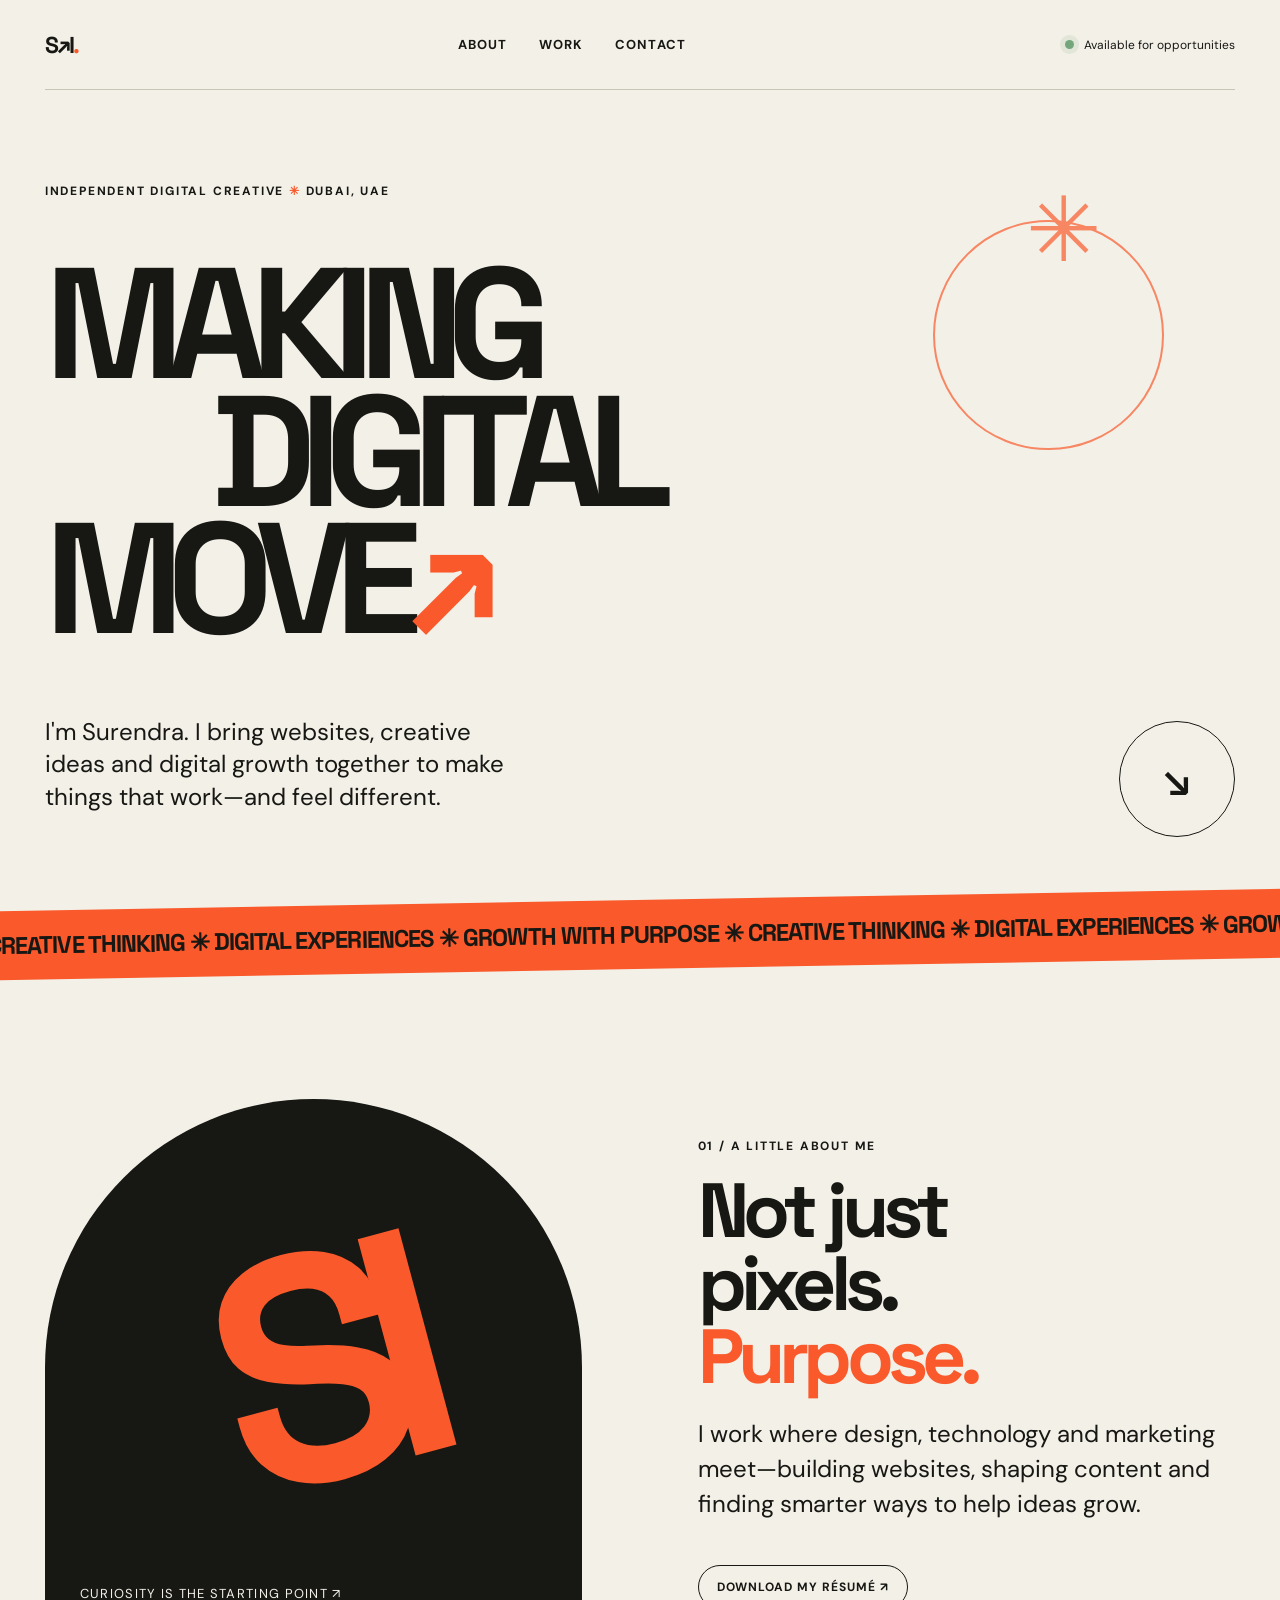
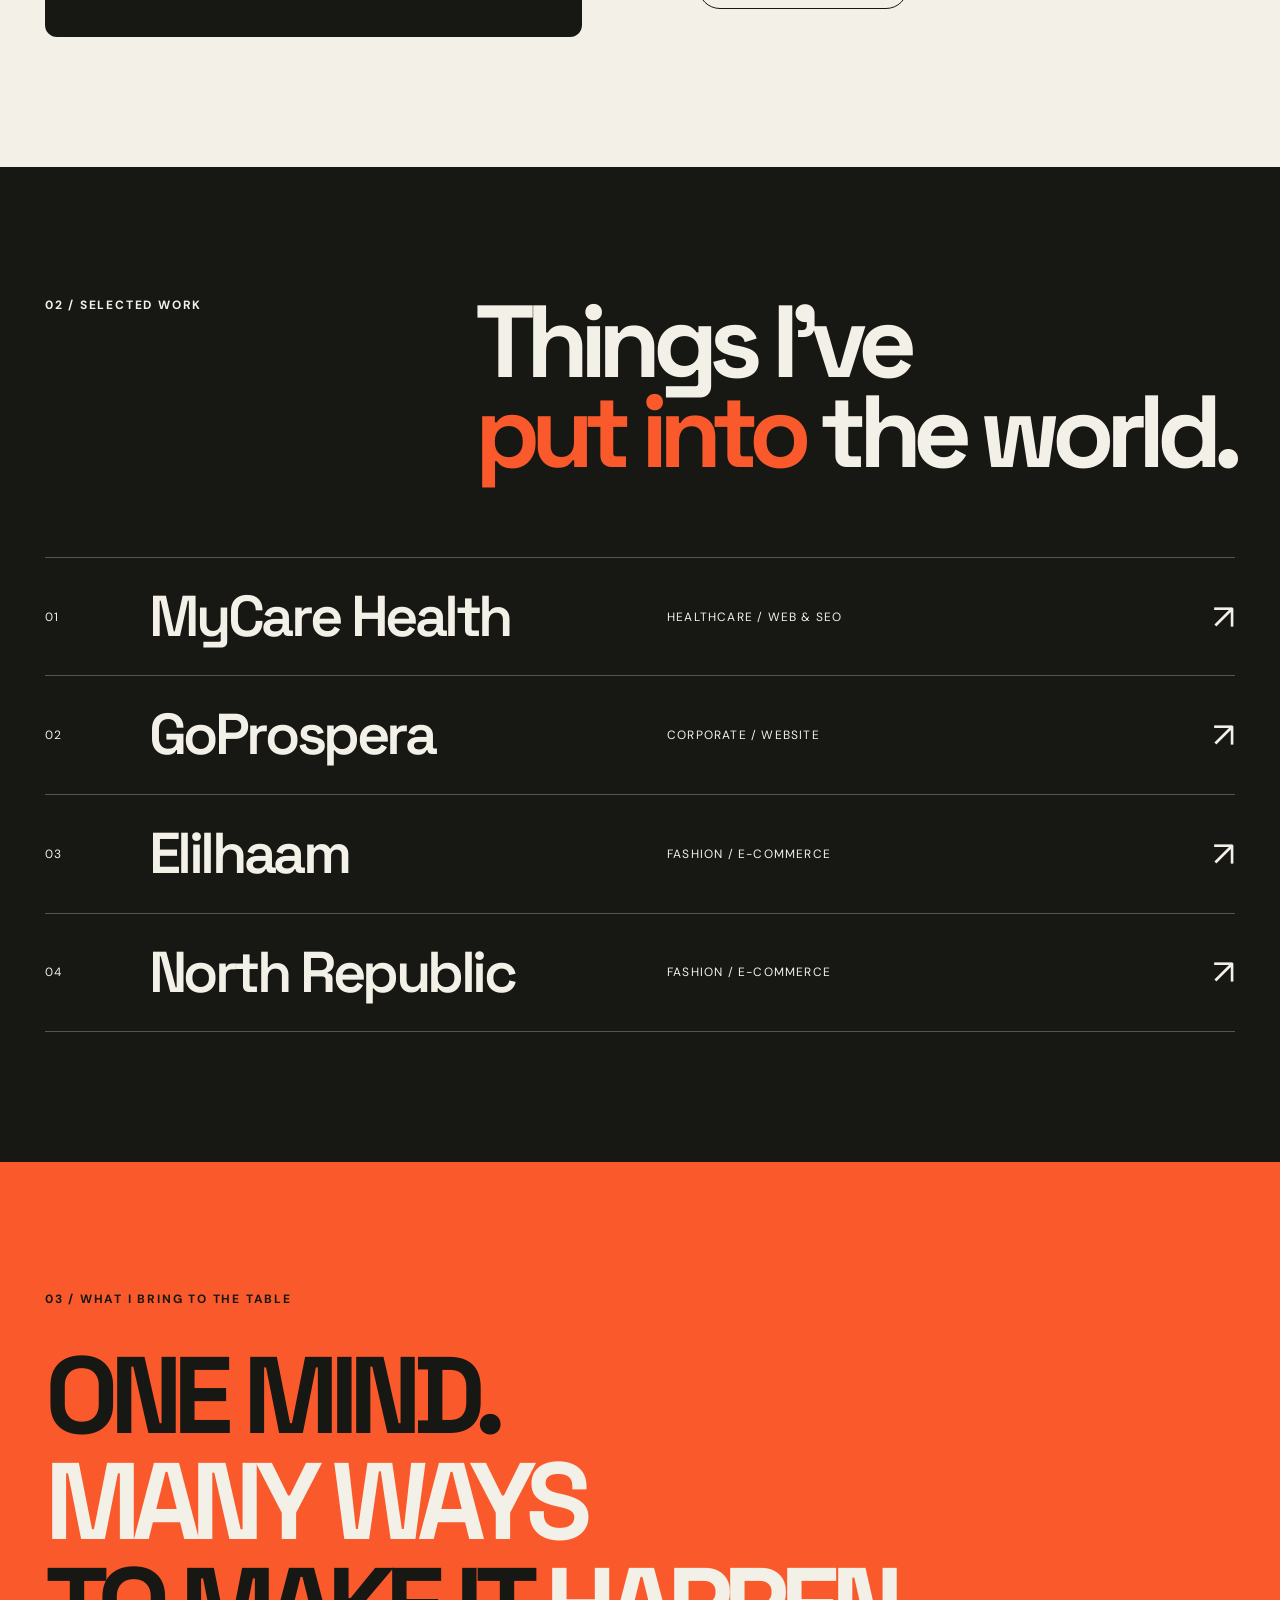
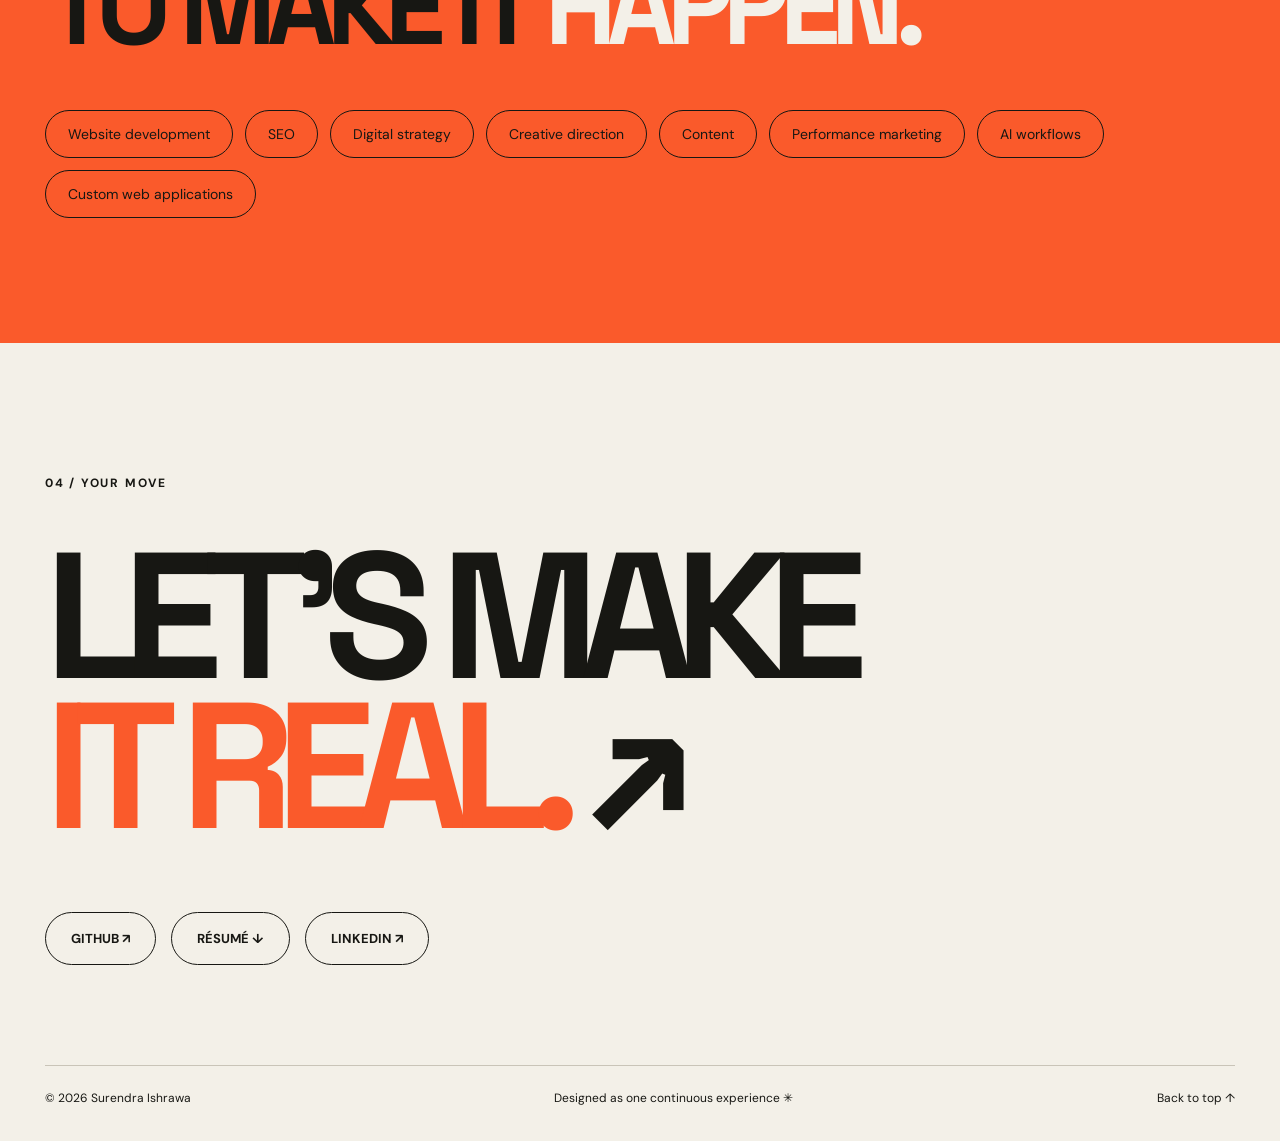
<file: redesign-preview.html>
<!doctype html>
<html lang="en"><head><meta charset="utf-8"><meta name="viewport" content="width=device-width,initial-scale=1"><meta name="theme-color" content="#171713"><meta name="description" content="Surendra Ishrawa — digital experiences, creative execution and growth."><title>Surendra Ishrawa — Portfolio 2.0 Preview</title><link rel="preconnect" href="https://fonts.googleapis.com"><link rel="preconnect" href="https://fonts.gstatic.com" crossorigin><link href="https://fonts.googleapis.com/css2?family=DM+Sans:wght@400;500;600;700&family=Space+Grotesk:wght@400;500;600;700&display=swap" rel="stylesheet"><style>
:root{--ink:#171713;--paper:#f3f0e8;--orange:#fa5a2b;--line:#c9c4b8}*{box-sizing:border-box}html{scroll-behavior:smooth}body{margin:0;background:var(--paper);color:var(--ink);font-family:'DM Sans',sans-serif}a{color:inherit;text-decoration:none}button{font:inherit}::selection{background:var(--orange);color:white}.shell{width:min(1440px,calc(100% - 7vw));margin:auto}.topbar{height:90px;display:flex;align-items:center;justify-content:space-between;border-bottom:1px solid var(--line)}.logo{font:700 23px 'Space Grotesk';letter-spacing:-.08em}.logo i{font-style:normal;color:var(--orange)}.nav{display:flex;gap:32px;font-size:13px;font-weight:700;text-transform:uppercase;letter-spacing:.08em}.nav a:hover,.eyebrow b{color:var(--orange)}.availability{display:flex;align-items:center;gap:10px;font-size:12px}.dot{height:9px;width:9px;background:#73a77b;border-radius:50%;box-shadow:0 0 0 5px #73a77b24}.hero{min-height:calc(100svh - 90px);padding:9vh 0 7vh;display:flex;flex-direction:column;justify-content:space-between;position:relative;overflow:hidden}.eyebrow,.label{font-size:12px;text-transform:uppercase;letter-spacing:.15em;font-weight:700}.hero-title{font:700 clamp(68px,12.3vw,205px)/.81 'Space Grotesk',sans-serif;letter-spacing:-.105em;margin:40px 0;position:relative;z-index:2}.hero-title span{display:block}.hero-title .indent{padding-left:13vw}.hero-title em{font-style:normal;color:var(--orange)}.hero-foot{display:flex;justify-content:space-between;align-items:end;gap:32px}.hero-foot p{max-width:480px;font-size:clamp(17px,2vw,24px);line-height:1.35}.round-link{width:116px;height:116px;border:1px solid var(--ink);border-radius:50%;display:grid;place-items:center;font:500 46px 'Space Grotesk';transition:.3s}.round-link:hover{background:var(--orange);color:white;border-color:var(--orange);transform:rotate(45deg)}.orbit{position:absolute;width:clamp(120px,18vw,280px);aspect-ratio:1;border:2px solid var(--orange);border-radius:50%;top:16%;right:6%;opacity:.7;animation:orbit 9s linear infinite;pointer-events:none}.orbit:after{content:'✳';font-size:90px;color:var(--orange);position:absolute;top:-50px;left:40%}@keyframes orbit{to{transform:rotate(360deg)}}.ticker{overflow:hidden;background:var(--orange);padding:19px 0;transform:rotate(-1deg);width:102%;margin-left:-1%}.ticker-inner{display:flex;gap:36px;width:max-content;animation:marquee 28s linear infinite;font:700 24px 'Space Grotesk';letter-spacing:-.04em}.ticker span{white-space:nowrap}@keyframes marquee{to{transform:translateX(-50%)}}.section{padding:130px 0}.section-head{display:flex;justify-content:space-between;align-items:start;gap:30px;margin-bottom:70px}.section-head h2{font:700 clamp(52px,8vw,130px)/.88 'Space Grotesk';letter-spacing:-.085em;margin:0;max-width:1100px}.section-head h2 em{font-style:normal;color:var(--orange)}.section-head .label{white-space:nowrap}.intro{display:grid;grid-template-columns:1fr 1fr;gap:9vw;align-items:center}.intro-art{aspect-ratio:1;background:var(--ink);color:var(--paper);border-radius:50% 50% 12px 12px;display:grid;place-items:center;position:relative;overflow:hidden}.intro-art strong{font:700 clamp(130px,25vw,360px)/1 'Space Grotesk';letter-spacing:-.13em;transform:rotate(-15deg);color:var(--orange)}.intro-art small{position:absolute;bottom:35px;left:35px;font-size:13px;text-transform:uppercase;letter-spacing:.1em}.intro-copy h2{font:700 clamp(44px,6vw,95px)/.95 'Space Grotesk';letter-spacing:-.075em;margin:20px 0}.intro-copy p:not(.label){font-size:clamp(18px,2vw,24px);line-height:1.45;max-width:600px}.pill{display:inline-flex;padding:13px 18px;border:1px solid currentColor;border-radius:100px;font-size:12px;font-weight:700;letter-spacing:.08em;text-transform:uppercase;margin-top:20px}.work{background:var(--ink);color:var(--paper)}.work .section-head{margin-bottom:80px}.project{display:grid;grid-template-columns:80px 1fr 1fr 50px;gap:24px;align-items:center;border-top:1px solid #55554e;padding:30px 0;transition:padding .25s,color .25s}.project:last-child{border-bottom:1px solid #55554e}.project:hover{padding-left:18px;color:var(--orange)}.project .number,.project .type{font-size:12px;text-transform:uppercase;letter-spacing:.1em}.project h3{font:600 clamp(28px,4.5vw,68px)/1 'Space Grotesk';letter-spacing:-.06em;margin:0}.project .arrow{font-size:35px;text-align:right}.statement{background:var(--orange);color:var(--ink);padding:125px 0}.statement p{font:700 clamp(44px,8.5vw,130px)/.97 'Space Grotesk';letter-spacing:-.085em;margin:35px 0}.statement p span{color:var(--paper)}.capabilities{display:flex;flex-wrap:wrap;gap:12px;margin-top:50px}.capabilities span{padding:14px 22px;border:1px solid var(--ink);border-radius:50px;font-size:14px}.contact{padding:120px 0 35px}.contact h2{font:700 clamp(75px,14vw,220px)/.84 'Space Grotesk';letter-spacing:-.105em;margin:50px 0 70px}.contact h2 em{font-style:normal;color:var(--orange)}.contact-links{display:flex;gap:15px;flex-wrap:wrap}.contact-links a{padding:17px 25px;border:1px solid var(--ink);border-radius:40px;font-size:13px;font-weight:700;text-transform:uppercase}.contact-links a:hover{background:var(--ink);color:var(--paper)}footer{display:flex;justify-content:space-between;gap:15px;border-top:1px solid var(--line);margin-top:100px;padding-top:24px;font-size:12px}.reveal{opacity:0;transform:translateY(45px);transition:opacity .8s,transform .8s}.reveal.visible{opacity:1;transform:none}@media(max-width:800px){.shell{width:calc(100% - 40px)}.topbar{height:72px}.nav{gap:15px;font-size:11px}.availability{display:none}.hero{min-height:75svh}.hero-title{font-size:clamp(59px,14vw,110px)}.hero-title .indent{padding-left:5vw}.hero-foot{align-items:center}.hero-foot p{font-size:16px}.round-link{width:70px;height:70px;font-size:30px;flex-shrink:0}.orbit{top:12%;right:4%;opacity:.35}.section{padding:90px 0}.section-head{display:block;margin-bottom:50px}.section-head .label{display:block;margin-bottom:25px}.intro{grid-template-columns:1fr}.intro-art{max-width:500px}.project{grid-template-columns:30px 1fr 25px;gap:12px}.project .type{display:none}.project h3{font-size:clamp(25px,6vw,48px)}.statement{padding:90px 0}.contact{padding-top:90px}footer{flex-direction:column}.ticker-inner{font-size:18px}}@media(prefers-reduced-motion:reduce){*,*:before,*:after{animation:none!important;scroll-behavior:auto!important;transition:none!important}.reveal{opacity:1;transform:none}}
</style></head><body>
<div class="shell"><header class="topbar"><a class="logo" href="#top">S<span>↗</span>I<i>.</i></a><nav class="nav" aria-label="Main navigation"><a href="#about">About</a><a href="#work">Work</a><a href="#contact">Contact</a></nav><span class="availability"><span class="dot"></span>Available for opportunities</span></header>
<main><section class="hero" id="top"><div class="orbit" aria-hidden="true"></div><p class="eyebrow">Independent digital creative <b>✳</b> Dubai, UAE</p><h1 class="hero-title"><span>MAKING</span><span class="indent">DIGITAL</span><span>MOVE<em>↗</em></span></h1><div class="hero-foot"><p>I'm Surendra. I bring websites, creative ideas and digital growth together to make things that work—and feel different.</p><a class="round-link" href="#work" aria-label="Explore selected work">↘</a></div></section></div>
<div class="ticker" aria-hidden="true"><div class="ticker-inner"><span>CREATIVE THINKING ✳ DIGITAL EXPERIENCES ✳ GROWTH WITH PURPOSE ✳ CREATIVE THINKING ✳ DIGITAL EXPERIENCES ✳ GROWTH WITH PURPOSE ✳</span><span>CREATIVE THINKING ✳ DIGITAL EXPERIENCES ✳ GROWTH WITH PURPOSE ✳ CREATIVE THINKING ✳ DIGITAL EXPERIENCES ✳ GROWTH WITH PURPOSE ✳</span></div></div>
<section class="section shell intro" id="about"><div class="intro-art reveal"><strong>SI</strong><small>Curiosity is the starting point ↗</small></div><div class="intro-copy reveal"><p class="label">01 / A little about me</p><h2>Not just<br>pixels.<br><span style="color:var(--orange)">Purpose.</span></h2><p>I work where design, technology and marketing meet—building websites, shaping content and finding smarter ways to help ideas grow.</p><a class="pill" href="Surendra_Ishrawa_CV.pdf" download>Download my résumé ↗</a></div></section>
<section class="section work" id="work"><div class="shell"><div class="section-head reveal"><span class="label">02 / Selected work</span><h2>Things I've<br><em>put into</em> the world.</h2></div><div class="projects">
<a class="project reveal" href="https://mycarehealth.ae" target="_blank" rel="noopener noreferrer"><span class="number">01</span><h3>MyCare Health</h3><span class="type">Healthcare / Web & SEO</span><span class="arrow">↗</span></a>
<a class="project reveal" href="https://goprospera.ae" target="_blank" rel="noopener noreferrer"><span class="number">02</span><h3>GoProspera</h3><span class="type">Corporate / Website</span><span class="arrow">↗</span></a>
<a class="project reveal" href="https://www.elilhaam.com/" target="_blank" rel="noopener noreferrer"><span class="number">03</span><h3>Elilhaam</h3><span class="type">Fashion / E-commerce</span><span class="arrow">↗</span></a>
<a class="project reveal" href="https://northrepublic.com" target="_blank" rel="noopener noreferrer"><span class="number">04</span><h3>North Republic</h3><span class="type">Fashion / E-commerce</span><span class="arrow">↗</span></a>
</div></div></section>
<section class="statement"><div class="shell reveal"><span class="label">03 / What I bring to the table</span><p>ONE MIND.<br><span>MANY WAYS</span><br>TO MAKE IT <span>HAPPEN.</span></p><div class="capabilities"><span>Website development</span><span>SEO</span><span>Digital strategy</span><span>Creative direction</span><span>Content</span><span>Performance marketing</span><span>AI workflows</span><span>Custom web applications</span></div></div></section>
<section class="contact shell" id="contact"><p class="label">04 / Your move</p><h2 class="reveal">LET'S MAKE<br><em>IT REAL.</em> ↗</h2><div class="contact-links"><a href="https://github.com/Sudesigns1705" target="_blank" rel="noopener noreferrer">GitHub ↗</a><a href="Surendra_Ishrawa_CV.pdf" download>Résumé ↓</a><a href="https://www.linkedin.com/" target="_blank" rel="noopener noreferrer">LinkedIn ↗</a></div><footer><span>© 2026 Surendra Ishrawa</span><span>Designed as one continuous experience ✳</span><a href="#top">Back to top ↑</a></footer></section></main>
<script>const observer=new IntersectionObserver(entries=>{entries.forEach(entry=>{if(entry.isIntersecting){entry.target.classList.add('visible');observer.unobserve(entry.target)}})},{threshold:.1});document.querySelectorAll('.reveal').forEach(el=>observer.observe(el));</script></body></html>
</file>
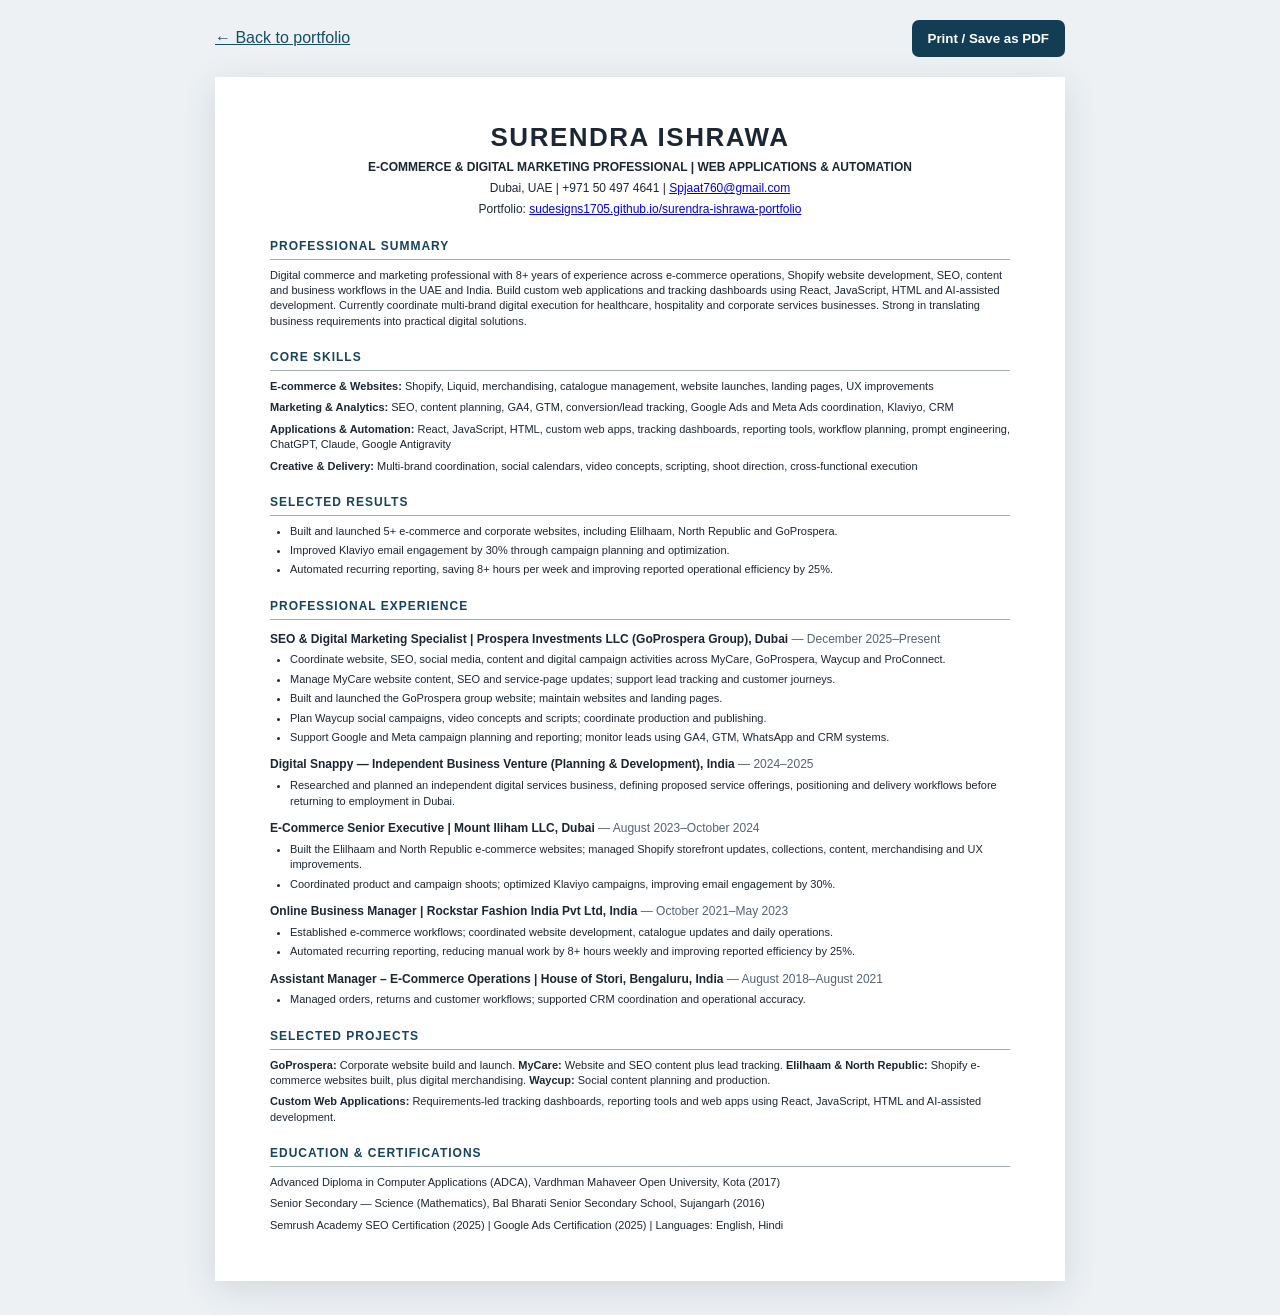
<file: resume.html>
<!doctype html>
<html lang="en"><head><meta charset="utf-8"><meta name="viewport" content="width=device-width, initial-scale=1">
<title>Surendra Ishrawa | CV</title><meta name="description" content="Surendra Ishrawa — e-commerce, digital marketing and web applications CV.">
<style>
*{box-sizing:border-box}body{font-family:Arial,Helvetica,sans-serif;color:#1b2733;background:#edf1f4;margin:0;line-height:1.4}.bar{max-width:850px;margin:20px auto;display:flex;justify-content:space-between;align-items:center;gap:12px}.bar a{color:#174d66}.bar button{background:#123d55;color:white;border:0;padding:11px 16px;border-radius:7px;font-weight:bold;cursor:pointer}.sheet{max-width:850px;margin:0 auto 34px;background:#fff;padding:42px 55px;box-shadow:0 8px 32px #22334422}h1{text-align:center;letter-spacing:1.5px;font-size:26px;margin:0}header{text-align:center}header p{margin:4px 0;font-size:12px}h2{font-size:12px;letter-spacing:1px;border-bottom:1px solid #9daab2;padding-bottom:4px;margin:20px 0 8px;color:#16435e}h3{font-size:12px;margin:11px 0 3px}.dates{font-weight:normal;color:#536473}p,li{font-size:11px}p{margin:6px 0}ul{margin:5px 0 7px;padding-left:20px}li{margin-bottom:4px}.small{font-size:10px}.footnote{font-style:italic;color:#6b7178}@media print{body{background:white}.bar{display:none}.sheet{max-width:none;box-shadow:none;padding:0;margin:0}h2,h3{break-after:avoid}li{break-inside:avoid}@page{size:A4;margin:14mm}}@media(max-width:650px){.sheet{padding:24px}.bar{padding:0 14px}h1{font-size:23px}}
</style></head><body><div class="bar"><a href="index.html">← Back to portfolio</a><button onclick="window.print()">Print / Save as PDF</button></div><main class="sheet">
<header><h1>SURENDRA ISHRAWA</h1><p><strong>E-COMMERCE &amp; DIGITAL MARKETING PROFESSIONAL | WEB APPLICATIONS &amp; AUTOMATION</strong></p><p>Dubai, UAE | +971 50 497 4641 | <a href="mailto:Spjaat760@gmail.com">Spjaat760@gmail.com</a></p><p>Portfolio: <a href="https://sudesigns1705.github.io/surendra-ishrawa-portfolio/">sudesigns1705.github.io/surendra-ishrawa-portfolio</a></p></header>
<section><h2>PROFESSIONAL SUMMARY</h2><p>Digital commerce and marketing professional with 8+ years of experience across e-commerce operations, Shopify website development, SEO, content and business workflows in the UAE and India. Build custom web applications and tracking dashboards using React, JavaScript, HTML and AI-assisted development. Currently coordinate multi-brand digital execution for healthcare, hospitality and corporate services businesses. Strong in translating business requirements into practical digital solutions.</p></section>
<section><h2>CORE SKILLS</h2><p><strong>E-commerce &amp; Websites:</strong> Shopify, Liquid, merchandising, catalogue management, website launches, landing pages, UX improvements</p><p><strong>Marketing &amp; Analytics:</strong> SEO, content planning, GA4, GTM, conversion/lead tracking, Google Ads and Meta Ads coordination, Klaviyo, CRM</p><p><strong>Applications &amp; Automation:</strong> React, JavaScript, HTML, custom web apps, tracking dashboards, reporting tools, workflow planning, prompt engineering, ChatGPT, Claude, Google Antigravity</p><p><strong>Creative &amp; Delivery:</strong> Multi-brand coordination, social calendars, video concepts, scripting, shoot direction, cross-functional execution</p></section>
<section><h2>SELECTED RESULTS</h2><ul><li>Built and launched 5+ e-commerce and corporate websites, including Elilhaam, North Republic and GoProspera.</li><li>Improved Klaviyo email engagement by 30% through campaign planning and optimization.</li><li>Automated recurring reporting, saving 8+ hours per week and improving reported operational efficiency by 25%.</li></ul></section>
<section><h2>PROFESSIONAL EXPERIENCE</h2>
<h3>SEO &amp; Digital Marketing Specialist | Prospera Investments LLC (GoProspera Group), Dubai <span class="dates">— December 2025–Present</span></h3><ul><li>Coordinate website, SEO, social media, content and digital campaign activities across MyCare, GoProspera, Waycup and ProConnect.</li><li>Manage MyCare website content, SEO and service-page updates; support lead tracking and customer journeys.</li><li>Built and launched the GoProspera group website; maintain websites and landing pages.</li><li>Plan Waycup social campaigns, video concepts and scripts; coordinate production and publishing.</li><li>Support Google and Meta campaign planning and reporting; monitor leads using GA4, GTM, WhatsApp and CRM systems.</li></ul>
<h3>Digital Snappy — Independent Business Venture (Planning &amp; Development), India <span class="dates">— 2024–2025</span></h3><ul><li>Researched and planned an independent digital services business, defining proposed service offerings, positioning and delivery workflows before returning to employment in Dubai.</li></ul>
<h3>E-Commerce Senior Executive | Mount Iliham LLC, Dubai <span class="dates">— August 2023–October 2024</span></h3><ul><li>Built the Elilhaam and North Republic e-commerce websites; managed Shopify storefront updates, collections, content, merchandising and UX improvements.</li><li>Coordinated product and campaign shoots; optimized Klaviyo campaigns, improving email engagement by 30%.</li></ul>
<h3>Online Business Manager | Rockstar Fashion India Pvt Ltd, India <span class="dates">— October 2021–May 2023</span></h3><ul><li>Established e-commerce workflows; coordinated website development, catalogue updates and daily operations.</li><li>Automated recurring reporting, reducing manual work by 8+ hours weekly and improving reported efficiency by 25%.</li></ul>
<h3>Assistant Manager – E-Commerce Operations | House of Stori, Bengaluru, India <span class="dates">— August 2018–August 2021</span></h3><ul><li>Managed orders, returns and customer workflows; supported CRM coordination and operational accuracy.</li></ul>
</section>
<section><h2>SELECTED PROJECTS</h2><p><strong>GoProspera:</strong> Corporate website build and launch. <strong>MyCare:</strong> Website and SEO content plus lead tracking. <strong>Elilhaam &amp; North Republic:</strong> Shopify e-commerce websites built, plus digital merchandising. <strong>Waycup:</strong> Social content planning and production.</p><p><strong>Custom Web Applications:</strong> Requirements-led tracking dashboards, reporting tools and web apps using React, JavaScript, HTML and AI-assisted development.</p></section>
<section><h2>EDUCATION &amp; CERTIFICATIONS</h2><p>Advanced Diploma in Computer Applications (ADCA), Vardhman Mahaveer Open University, Kota (2017)</p><p>Senior Secondary — Science (Mathematics), Bal Bharati Senior Secondary School, Sujangarh (2016)</p><p>Semrush Academy SEO Certification (2025) | Google Ads Certification (2025) | Languages: English, Hindi</p></section>
</main></body></html>
</file>
